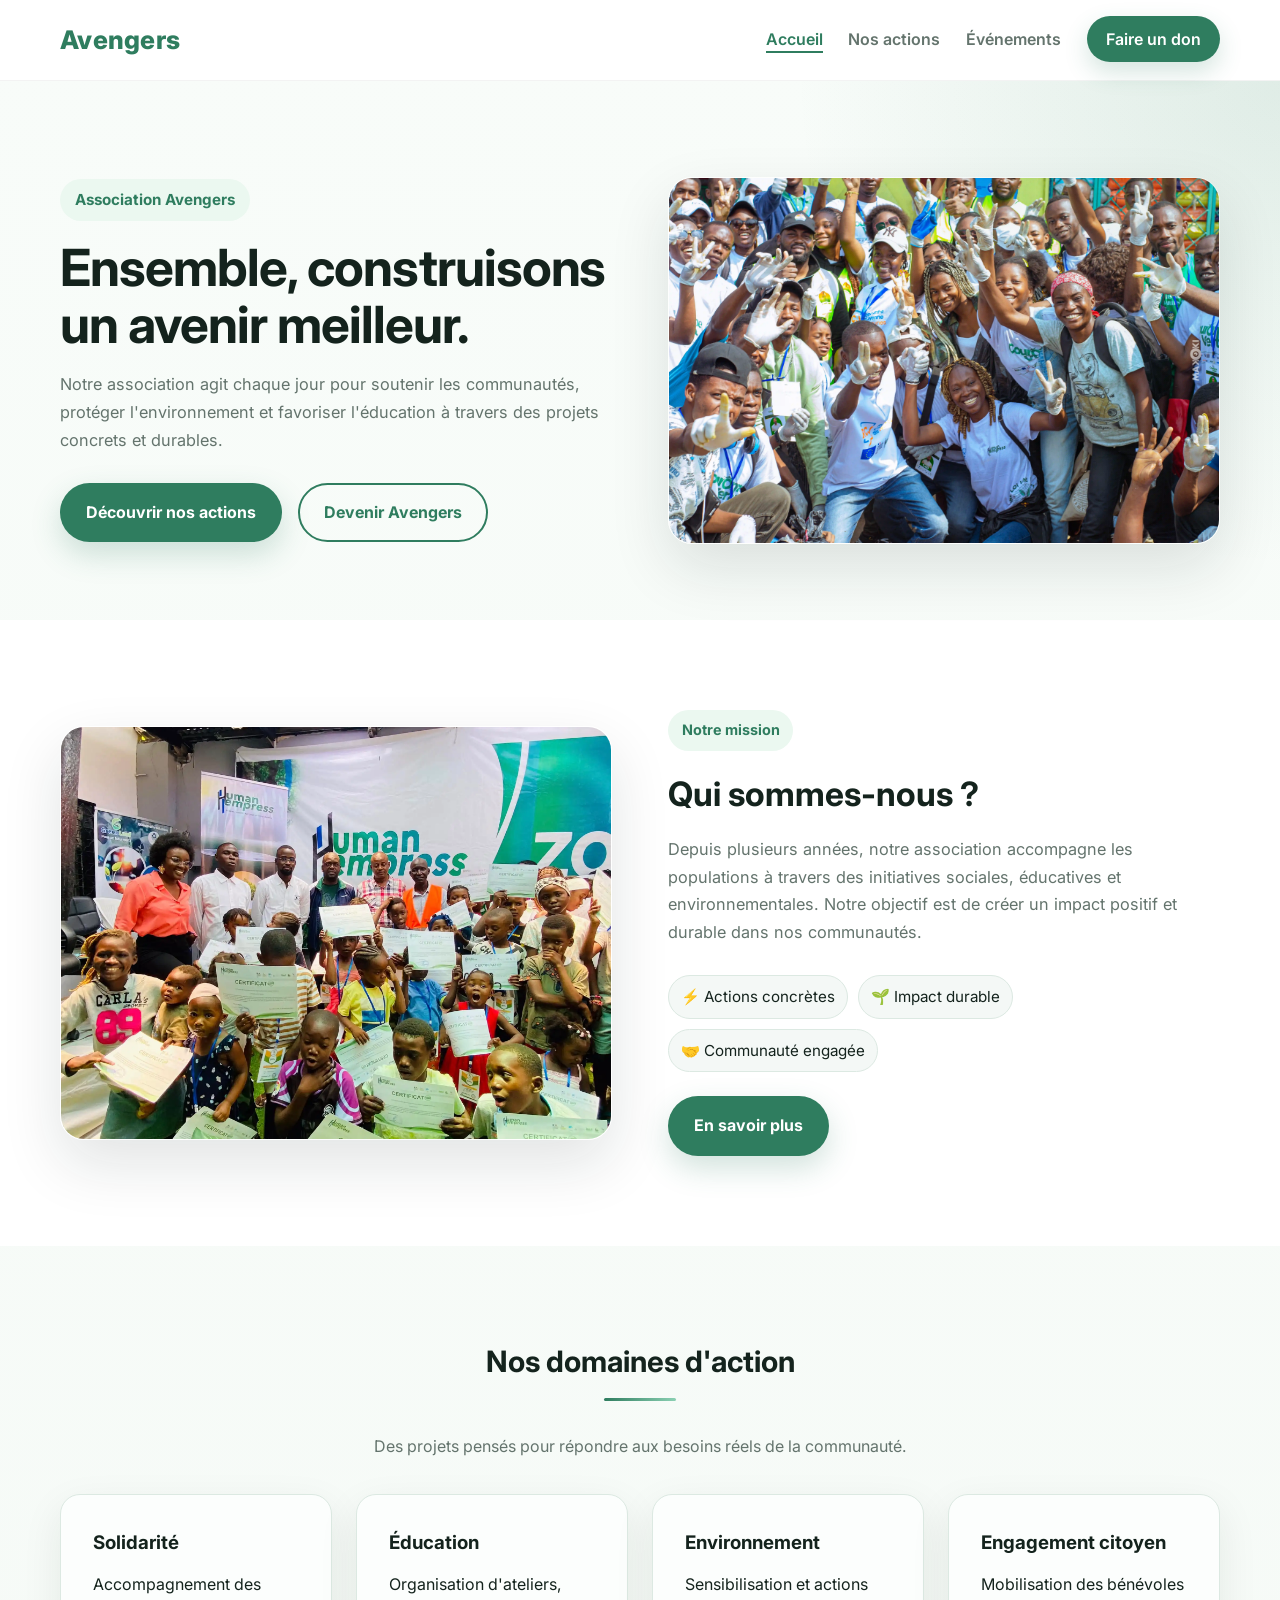
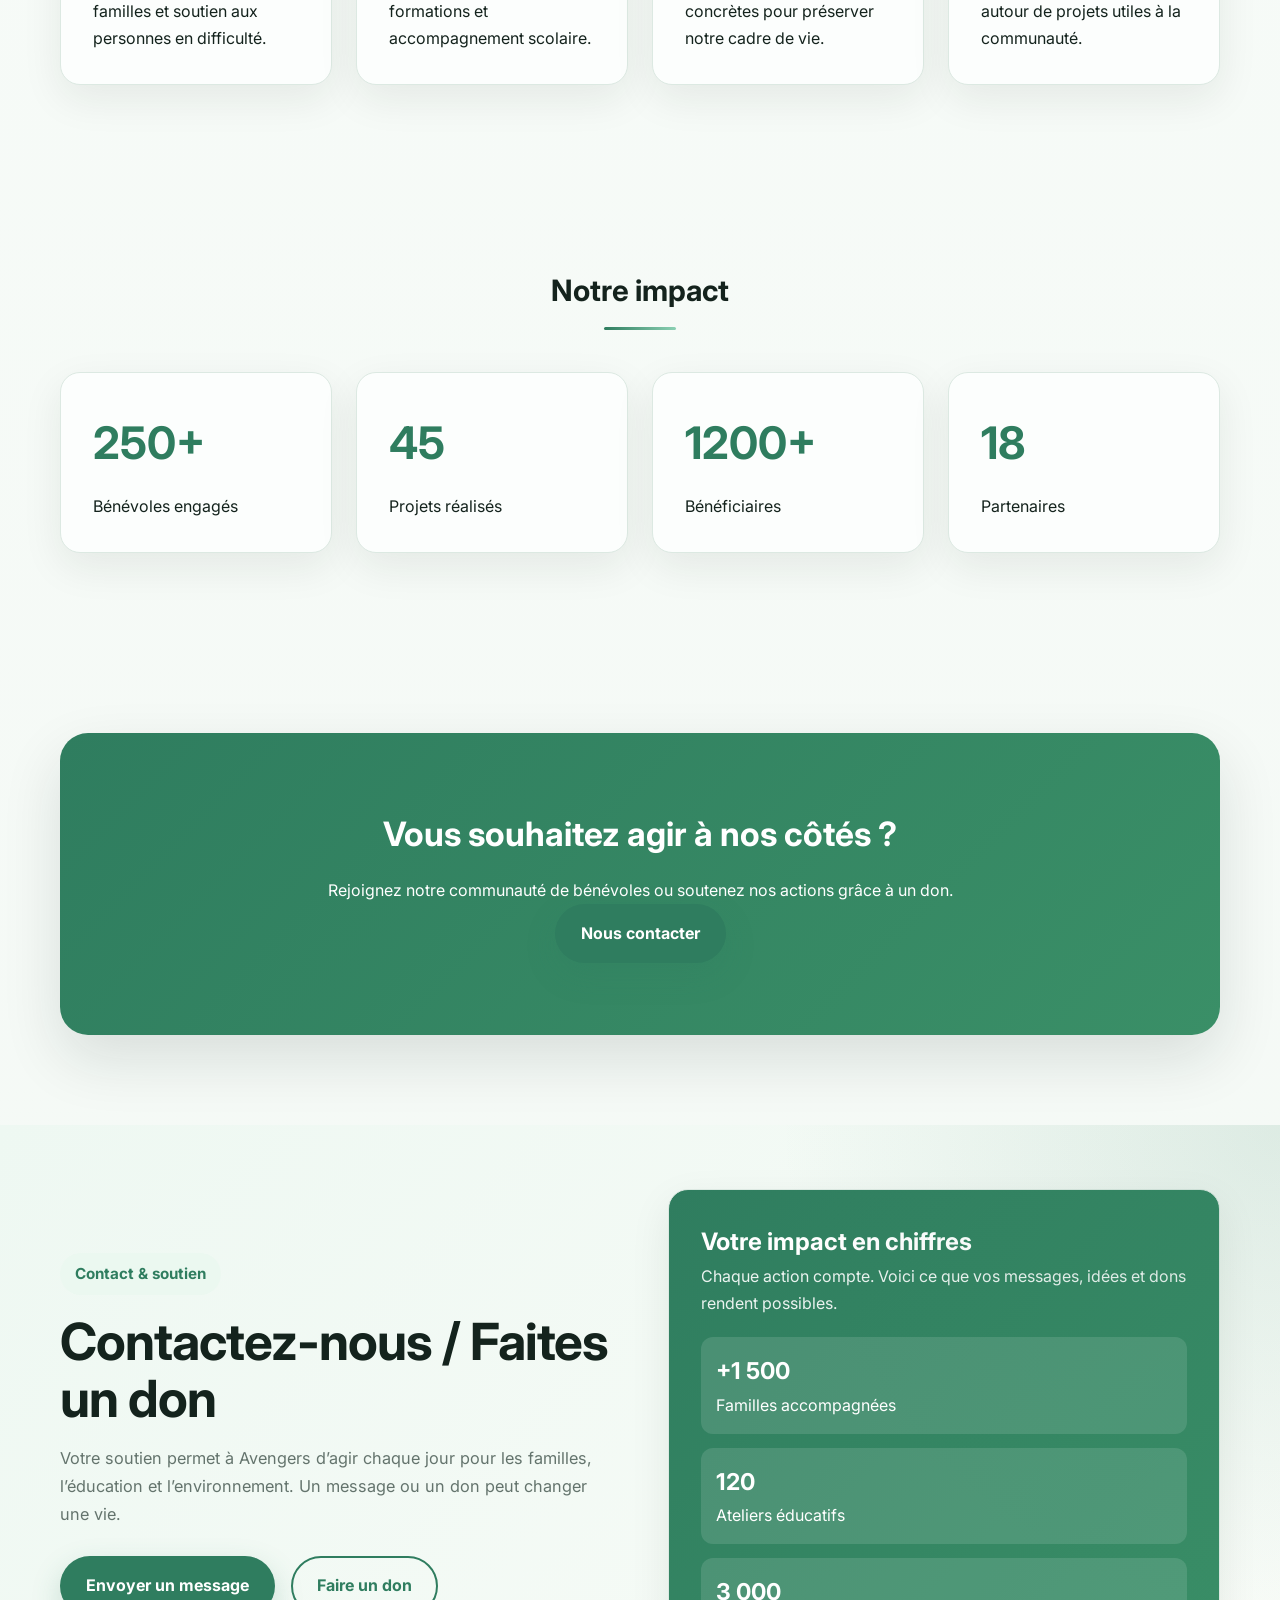
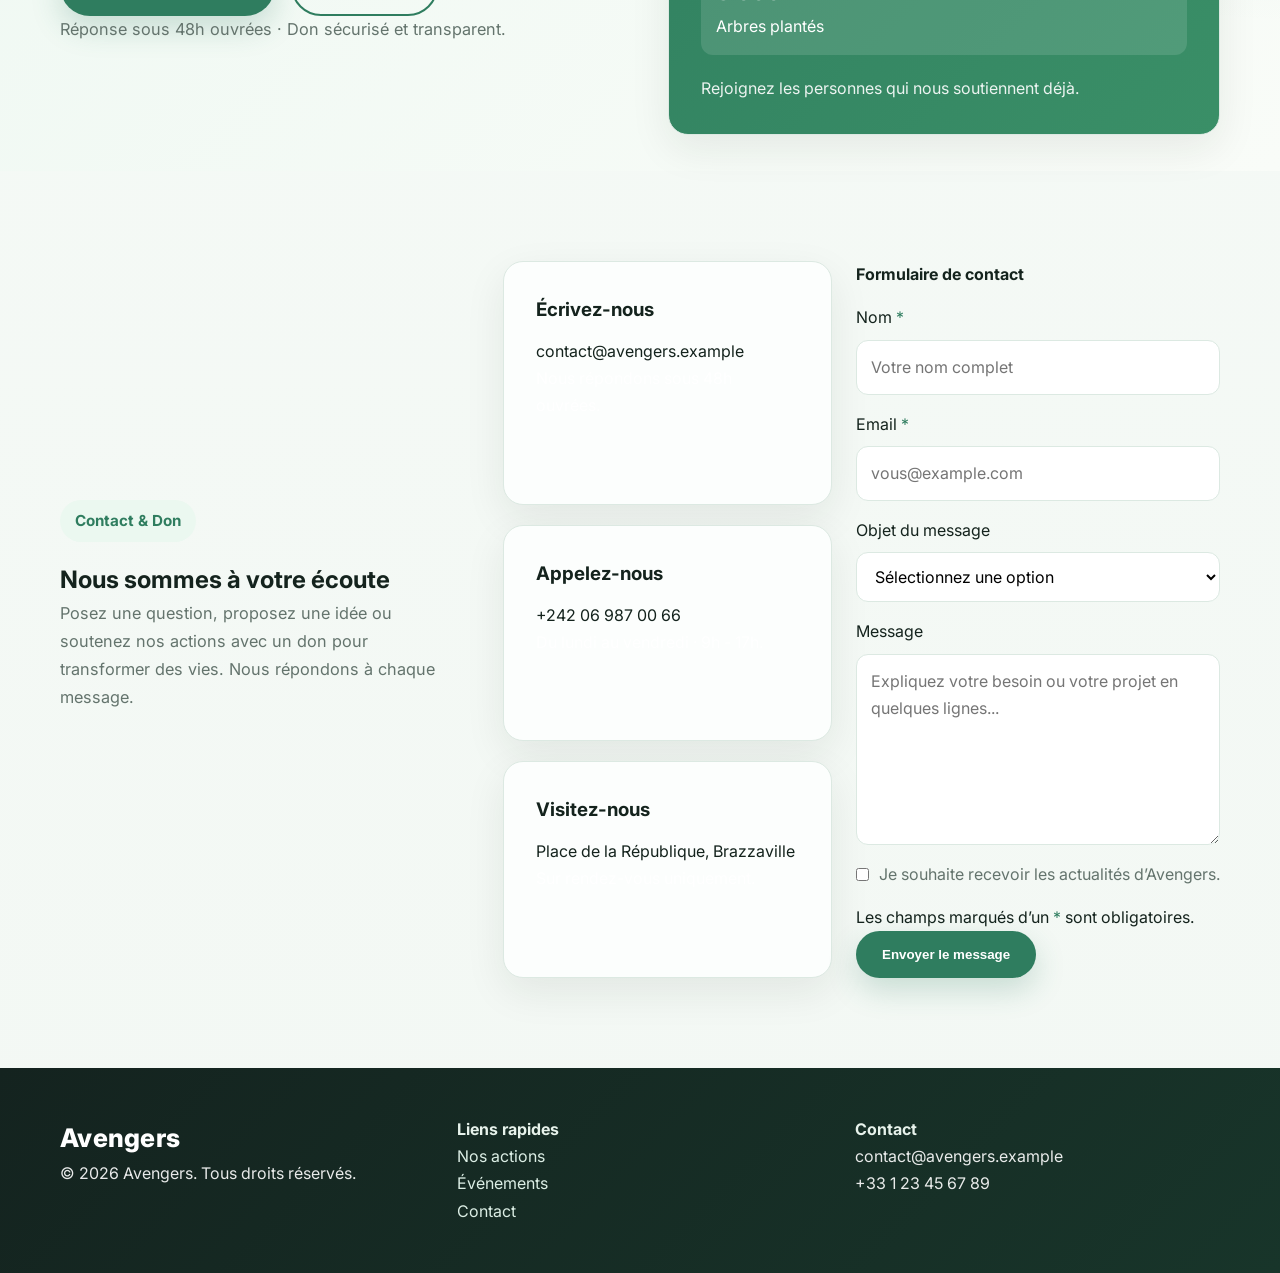
<file: index.html>
﻿<!DOCTYPE html>
<html lang="fr">
<head>
    <meta charset="UTF-8">
    <meta name="viewport" content="width=device-width, initial-scale=1.0">
    <meta name="description" content="Site de l'association Avengers - actions et événements">
    <title>Projet 1 - Groupe 3 "Avengers"</title>
    <link rel="preconnect" href="https://fonts.googleapis.com">
    <link rel="preconnect" href="https://fonts.gstatic.com" crossorigin>
    <link href="https://fonts.googleapis.com/css2?family=Inter:wght@300;400;600;700&display=swap" rel="stylesheet">
    <meta name="theme-color" content="#0b1418">
    <link rel="icon" href="assets/images/favicon.svg">
    <link rel="stylesheet" href="style.css">
</head>
<body>
    <a class="skip-link" href="#main-content">Aller au contenu</a>

    <header class="main">
        <div class="container">
            <a href="index.html" class="logo">Avengers</a>
            <nav class="main-nav" aria-label="Navigation principale">
                <ul class="links">
                    <li><a href="index.html" class="active" aria-current="page">Accueil</a></li>
                    <li><a href="actions.html">Nos actions</a></li>
                    <li><a href="evenements.html">Événements</a></li>
                    <li><a href="#contact" class="bouton">Faire un don</a></li>
                </ul>
            </nav>
        </div>
    </header>

    <main id="main-content">
        <section class="hero">
            <div class="container hero-content">
                <div class="hero-text">
                    <span class="hero-badge">Association Avengers</span>
                    <h1>Ensemble, construisons un avenir meilleur.</h1>
                    <p>
                        Notre association agit chaque jour pour soutenir les communautés,
                        protéger l'environnement et favoriser l'éducation à travers des
                        projets concrets et durables.
                    </p>
                    <div class="hero-buttons">
                        <a href="actions.html" class="btn btn-primary">Découvrir nos actions</a>
                        <a href="#contact" class="btn btn-secondary">Devenir Avengers</a>
                    </div>
                </div>

                <div class="hero-image">
                    <img src="assets/images/hero.webp" alt="Des bénévoles participant à une action solidaire" loading="lazy">
                </div>
            </div>
        </section>

        <section class="about">
            <div class="container about-content">
                <div class="about-image">
                    <img src="assets/images/about.webp" alt="Présentation de l'association" loading="lazy">
                </div>

                <div class="about-text">
                    <div class="section-pill">Notre mission</div>
                    <h2>Qui sommes-nous ?</h2>
                    <p>
                        Depuis plusieurs années, notre association accompagne les populations
                        à travers des initiatives sociales, éducatives et environnementales.
                        Notre objectif est de créer un impact positif et durable dans nos
                        communautés.
                    </p>
                    <div class="about-highlights">
                        <span>⚡ Actions concrètes</span>
                        <span>🌱 Impact durable</span>
                        <span>🤝 Communauté engagée</span>
                    </div>
                    <a href="actions.html" class="btn btn-primary">En savoir plus</a>
                </div>
            </div>
        </section>

        <section class="services">
            <div class="container">
                <h2 class="section-title">Nos domaines d'action</h2>
                <p class="section-intro">Des projets pensés pour répondre aux besoins réels de la communauté.</p>
                <div class="services-grid">
                    <article class="service-card">
                        <h3>Solidarité</h3>
                        <p>Accompagnement des familles et soutien aux personnes en difficulté.</p>
                    </article>
                    <article class="service-card">
                        <h3>Éducation</h3>
                        <p>Organisation d'ateliers, formations et accompagnement scolaire.</p>
                    </article>
                    <article class="service-card">
                        <h3>Environnement</h3>
                        <p>Sensibilisation et actions concrètes pour préserver notre cadre de vie.</p>
                    </article>
                    <article class="service-card">
                        <h3>Engagement citoyen</h3>
                        <p>Mobilisation des bénévoles autour de projets utiles à la communauté.</p>
                    </article>
                </div>
            </div>
        </section>

        <section class="impact">
            <div class="container">
                <h2 class="section-title">Notre impact</h2>
                <div class="impact-grid">
                    <article class="impact-card">
                        <h3 class="impact-number">250+</h3>
                        <p>Bénévoles engagés</p>
                    </article>
                    <article class="impact-card">
                        <h3 class="impact-number">45</h3>
                        <p>Projets réalisés</p>
                    </article>
                    <article class="impact-card">
                        <h3 class="impact-number">1200+</h3>
                        <p>Bénéficiaires</p>
                    </article>
                    <article class="impact-card">
                        <h3 class="impact-number">18</h3>
                        <p>Partenaires</p>
                    </article>
                </div>
            </div>
        </section>

        <section class="cta-home">
            <div class="container cta-home-content">
                <h2>Vous souhaitez agir à nos côtés ?</h2>
                <p>Rejoignez notre communauté de bénévoles ou soutenez nos actions grâce à un don.</p>
                <a href="#contact" class="btn btn-primary">Nous contacter</a>
            </div>
        </section>

        <section class="hero hero-page">
            <div class="container hero-inner">
                <div class="hero-copy">
                    <span class="hero-tag">Contact & soutien</span>
                    <h1>Contactez-nous / Faites un don</h1>
                    <p class="lead">
                        Votre soutien permet à Avengers d’agir chaque jour pour les familles,
                        l’éducation et l’environnement. Un message ou un don peut changer une vie.
                    </p>
                    <div class="hero-actions">
                        <a href="#formulaire" class="btn btn-primary">Envoyer un message</a>
                        <a href="#don" class="btn btn-secondary">Faire un don</a>
                    </div>
                    <p class="hero-note">
                        Réponse sous 48h ouvrées · Don sécurisé et transparent.
                    </p>
                </div>

                <aside class="hero-aside" aria-label="Impact de l'association Avengers">
                    <div class="hero-panel">
                        <h2>Votre impact en chiffres</h2>
                        <p class="hero-panel-text">
                            Chaque action compte. Voici ce que vos messages, idées et dons rendent possibles.
                        </p>
                        <div class="hero-stats">
                            <div class="hero-stat">
                                <span class="hero-stat-number">+1 500</span>
                                <span class="hero-stat-label">Familles accompagnées</span>
                            </div>
                            <div class="hero-stat">
                                <span class="hero-stat-number">120</span>
                                <span class="hero-stat-label">Ateliers éducatifs</span>
                            </div>
                            <div class="hero-stat">
                                <span class="hero-stat-number">3 000</span>
                                <span class="hero-stat-label">Arbres plantés</span>
                            </div>
                        </div>
                        <p class="hero-subnote">
                            Rejoignez les personnes qui nous soutiennent déjà.
                        </p>
                    </div>
                </aside>
            </div>
        </section>

        <section class="contact" id="contact">
            <div class="container contact-content">
                <div class="contact-header">
                    <span class="section-label">Contact & Don</span>
                    <h2>Nous sommes à votre écoute</h2>
                    <p>
                        Posez une question, proposez une idée ou soutenez nos actions
                        avec un don pour transformer des vies. Nous répondons à chaque message.
                    </p>
                </div>

                <div class="contact-grid">
                    <div class="contact-info">
                        <div class="contact-card">
                            <h3>Écrivez-nous</h3>
                            <p>contact@avengers.example</p>
                            <p class="muted">Nous répondons sous 48h ouvrées.</p>
                        </div>
                        <div class="contact-card">
                            <h3>Appelez-nous</h3>
                            <p>+242 06 987 00 66</p>
                            <p class="muted">Du lundi au vendredi · 9h - 17h.</p>
                        </div>
                        <div class="contact-card">
                            <h3>Visitez-nous</h3>
                            <p>Place de la République, Brazzaville</p>
                            <p class="muted">Sur rendez-vous uniquement.</p>
                        </div>
                    </div>

                    <form id="formulaire" class="contact-form" action="#" method="post" novalidate>
                        <fieldset>
                            <legend>Formulaire de contact</legend>
                            <div class="form-row">
                                <label for="name">Nom <span class="required">*</span></label>
                                <input type="text" id="name" name="name" class="contact-input" placeholder="Votre nom complet" autocomplete="name" required>
                            </div>
                            <div class="form-row">
                                <label for="email">Email <span class="required">*</span></label>
                                <input type="email" id="email" name="email" class="contact-input" placeholder="vous@example.com" autocomplete="email" required>
                            </div>
                            <div class="form-row">
                                <label for="subject">Objet du message</label>
                                <select id="subject" name="subject" class="contact-select">
                                    <option value="">Sélectionnez une option</option>
                                    <option value="question">Question générale</option>
                                    <option value="don">Je souhaite faire un don</option>
                                    <option value="benevole">Devenir bénévole</option>
                                    <option value="partenariat">Proposer un partenariat</option>
                                </select>
                            </div>
                            <div class="form-row">
                                <label for="message">Message</label>
                                <textarea id="message" name="message" class="contact-textarea" rows="6" placeholder="Expliquez votre besoin ou votre projet en quelques lignes..."></textarea>
                            </div>
                            <div class="form-row form-row-inline">
                                <label class="checkbox-label">
                                    <input type="checkbox" name="newsletter" value="yes">
                                    <span>Je souhaite recevoir les actualités d’Avengers.</span>
                                </label>
                            </div>
                            <p class="form-helper">
                                Les champs marqués d’un <span class="required">*</span> sont obligatoires.
                            </p>
                            <button type="submit" class="btn btn-primary contact-submit">
                                Envoyer le message
                            </button>
                        </fieldset>
                    </form>
                </div>
            </div>
        </section>
    </main>

    <footer class="footer">
        <div class="footer-container container">
            <div class="footer-col">
                <a href="index.html" class="logo footer-logo">Avengers</a>
                <p class="muted">&copy; 2026 Avengers. Tous droits réservés.</p>
            </div>
            <div class="footer-col">
                <h4>Liens rapides</h4>
                <ul class="footer-links">
                    <li><a href="actions.html">Nos actions</a></li>
                    <li><a href="evenements.html">Événements</a></li>
                    <li><a href="contact.html">Contact</a></li>
                </ul>
            </div>
            <div class="footer-col">
                <h4>Contact</h4>
                <p class="muted">contact@avengers.example</p>
                <p class="muted">+33 1 23 45 67 89</p>
            </div>
        </div>
    </footer>
</body>
</html>
</file>
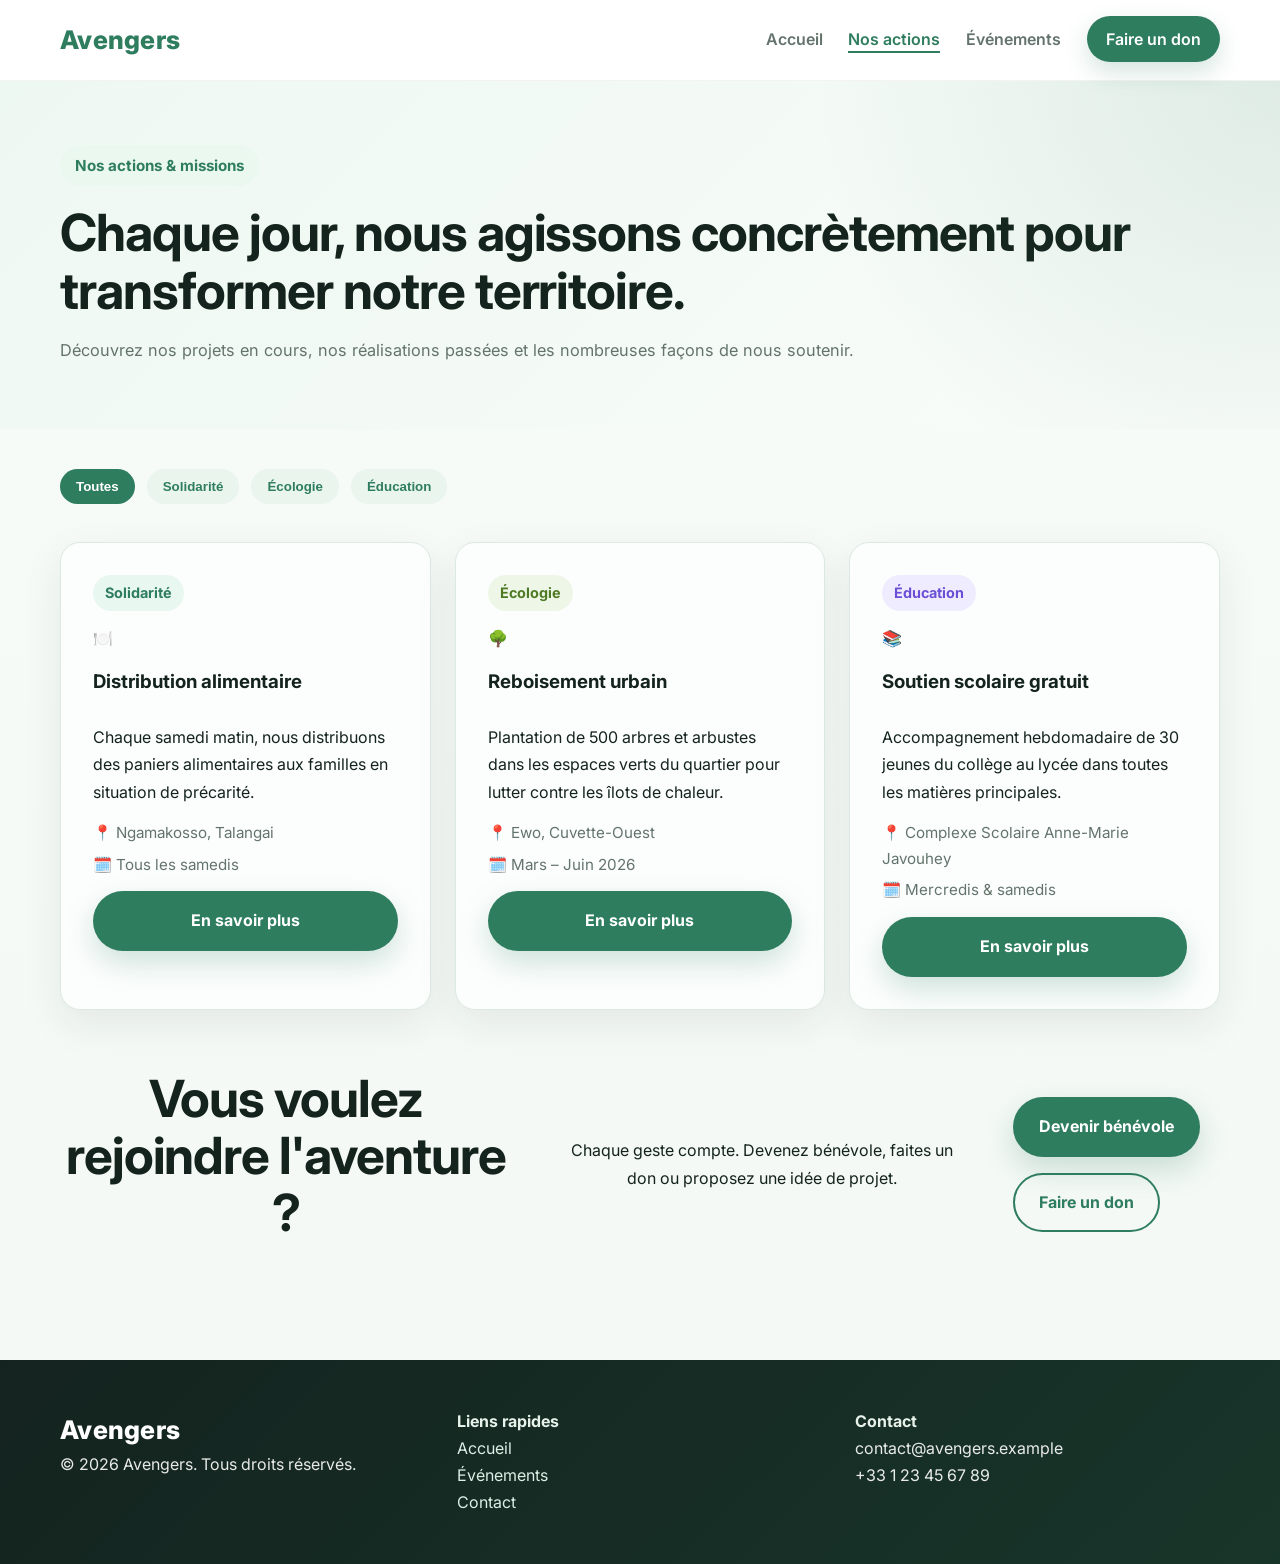
<file: actions.html>
﻿<!DOCTYPE html>
<html lang="fr">
<head>
    <meta charset="UTF-8">
    <meta name="viewport" content="width=device-width, initial-scale=1.0">
    <meta name="description" content="Découvrez les actions et missions de l'association Avengers">
    <title>Nos Actions</title>
    <link rel="preconnect" href="https://fonts.googleapis.com">
    <link rel="preconnect" href="https://fonts.gstatic.com" crossorigin>
    <link href="https://fonts.googleapis.com/css2?family=Inter:wght@300;400;600;700&display=swap" rel="stylesheet">
    <meta name="theme-color" content="#0b1418">
    <link rel="icon" href="assets/images/favicon.svg">
    <link rel="stylesheet" href="style.css">
</head>
<body>
    <a class="skip-link" href="#main-content">Aller au contenu</a>

    <header class="main">
        <div class="container">
            <a href="index.html" class="logo">Avengers</a>
            <nav class="main-nav" aria-label="Navigation principale">
                <ul class="links">
                    <li><a href="index.html">Accueil</a></li>
                    <li><a href="actions.html" class="active" aria-current="page">Nos actions</a></li>
                    <li><a href="evenements.html">Événements</a></li>
                    <li><a href="contact.html" class="bouton">Faire un don</a></li>
                </ul>
            </nav>
        </div>
    </header>

    <main id="main-content">
        <section class="hero hero-page">
            <div class="container hero-inner">
                <div class="hero-copy">
                    <span class="hero-tag">Nos actions & missions</span>
                    <h1>Chaque jour, nous agissons concrètement pour transformer notre territoire.</h1>
                    <p class="lead">Découvrez nos projets en cours, nos réalisations passées et les nombreuses façons de nous soutenir.</p>
                </div>
            </div>
        </section>

        <section class="filters container" aria-label="Filtrer les actions">
            <div class="filter-buttons" role="group" aria-label="Catégories d'actions">
                <button class="filter-btn active" data-filter="all" aria-pressed="true">Toutes</button>
                <button class="filter-btn" data-filter="solidarite" aria-pressed="false">Solidarité</button>
                <button class="filter-btn" data-filter="ecologie" aria-pressed="false">Écologie</button>
                <button class="filter-btn" data-filter="education" aria-pressed="false">Éducation</button>
            </div>
        </section>

        <section class="actions-grid container">
            <div class="grid actions-list">
                <article class="card action-card" data-category="solidarite">
                    <div class="card-badge solidarite">Solidarité</div>
                    <div class="card-icon">🍽️</div>
                    <h3>Distribution alimentaire</h3>
                    <p>Chaque samedi matin, nous distribuons des paniers alimentaires aux familles en situation de précarité.</p>
                    <div class="card-meta">
                        <span class="meta-item">📍 Ngamakosso, Talangai</span>
                        <span class="meta-item">🗓️ Tous les samedis</span>
                    </div>
                    <a href="contact.html" class="btn btn-primary card-cta">En savoir plus</a>
                </article>

                <article class="card action-card" data-category="ecologie">
                    <div class="card-badge ecologie">Écologie</div>
                    <div class="card-icon">🌳</div>
                    <h3>Reboisement urbain</h3>
                    <p>Plantation de 500 arbres et arbustes dans les espaces verts du quartier pour lutter contre les îlots de chaleur.</p>
                    <div class="card-meta">
                        <span class="meta-item">📍 Ewo, Cuvette-Ouest</span>
                        <span class="meta-item">🗓️ Mars – Juin 2026</span>
                    </div>
                    <a href="contact.html" class="btn btn-primary card-cta">En savoir plus</a>
                </article>

                <article class="card action-card" data-category="education">
                    <div class="card-badge education">Éducation</div>
                    <div class="card-icon">📚</div>
                    <h3>Soutien scolaire gratuit</h3>
                    <p>Accompagnement hebdomadaire de 30 jeunes du collège au lycée dans toutes les matières principales.</p>
                    <div class="card-meta">
                        <span class="meta-item">📍 Complexe Scolaire Anne-Marie Javouhey</span>
                        <span class="meta-item">🗓️ Mercredis & samedis</span>
                    </div>
                    <a href="contact.html" class="btn btn-primary card-cta">En savoir plus</a>
                </article>
            </div>
        </section>

        <section class="cta-section">
            <div class="container cta-content">
                <h2>Vous voulez rejoindre l'aventure ?</h2>
                <p class="lead">Chaque geste compte. Devenez bénévole, faites un don ou proposez une idée de projet.</p>
                <div class="hero-ctas">
                    <a href="contact.html" class="btn btn-primary">Devenir bénévole</a>
                    <a href="contact.html" class="btn btn-secondary">Faire un don</a>
                </div>
            </div>
        </section>
    </main>

    <footer class="footer">
        <div class="footer-container container">
            <div class="footer-col">
                <a href="index.html" class="logo footer-logo">Avengers</a>
                <p class="muted">© 2026 Avengers. Tous droits réservés.</p>
            </div>
            <div class="footer-col">
                <h4>Liens rapides</h4>
                <ul class="footer-links">
                    <li><a href="index.html">Accueil</a></li>
                    <li><a href="evenements.html">Événements</a></li>
                    <li><a href="contact.html">Contact</a></li>
                </ul>
            </div>
            <div class="footer-col">
                <h4>Contact</h4>
                <p class="muted">contact@avengers.example</p>
                <p class="muted">+33 1 23 45 67 89</p>
            </div>
        </div>
    </footer>
</body>
</html>
</file>
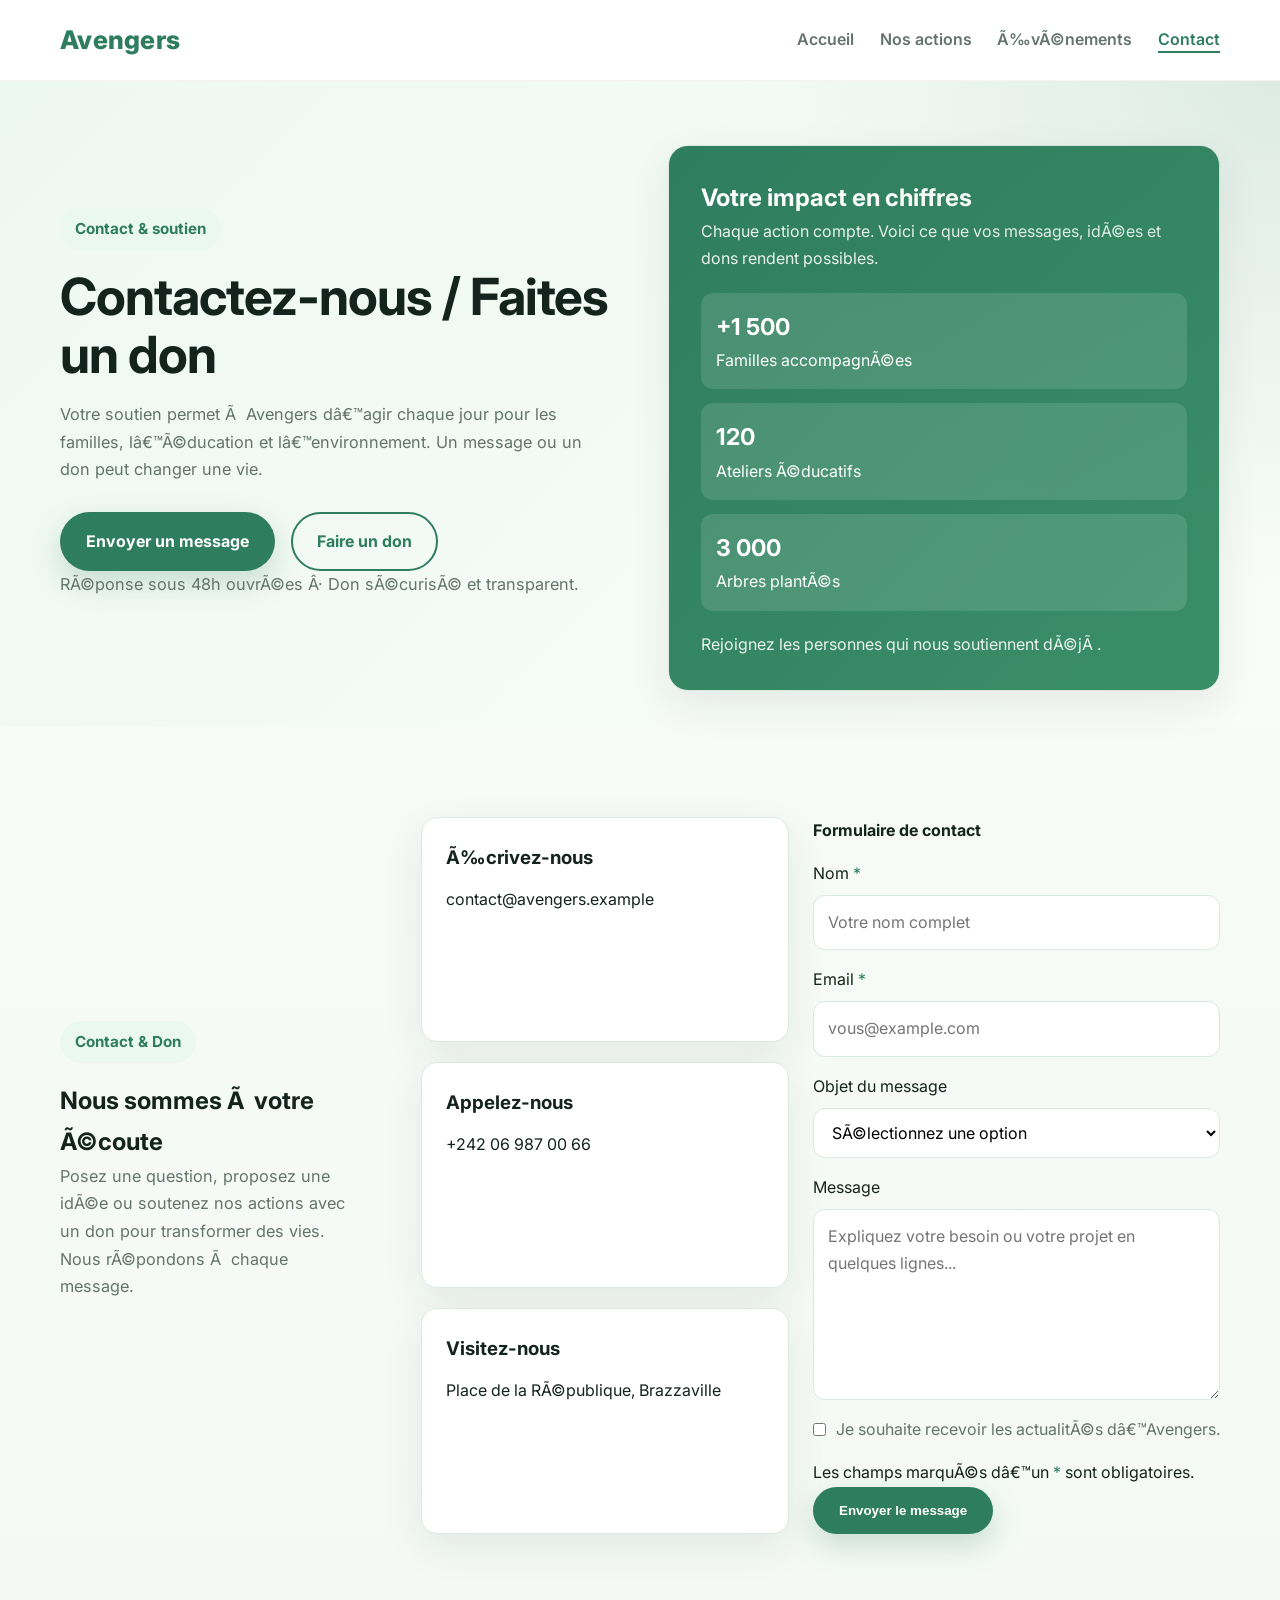
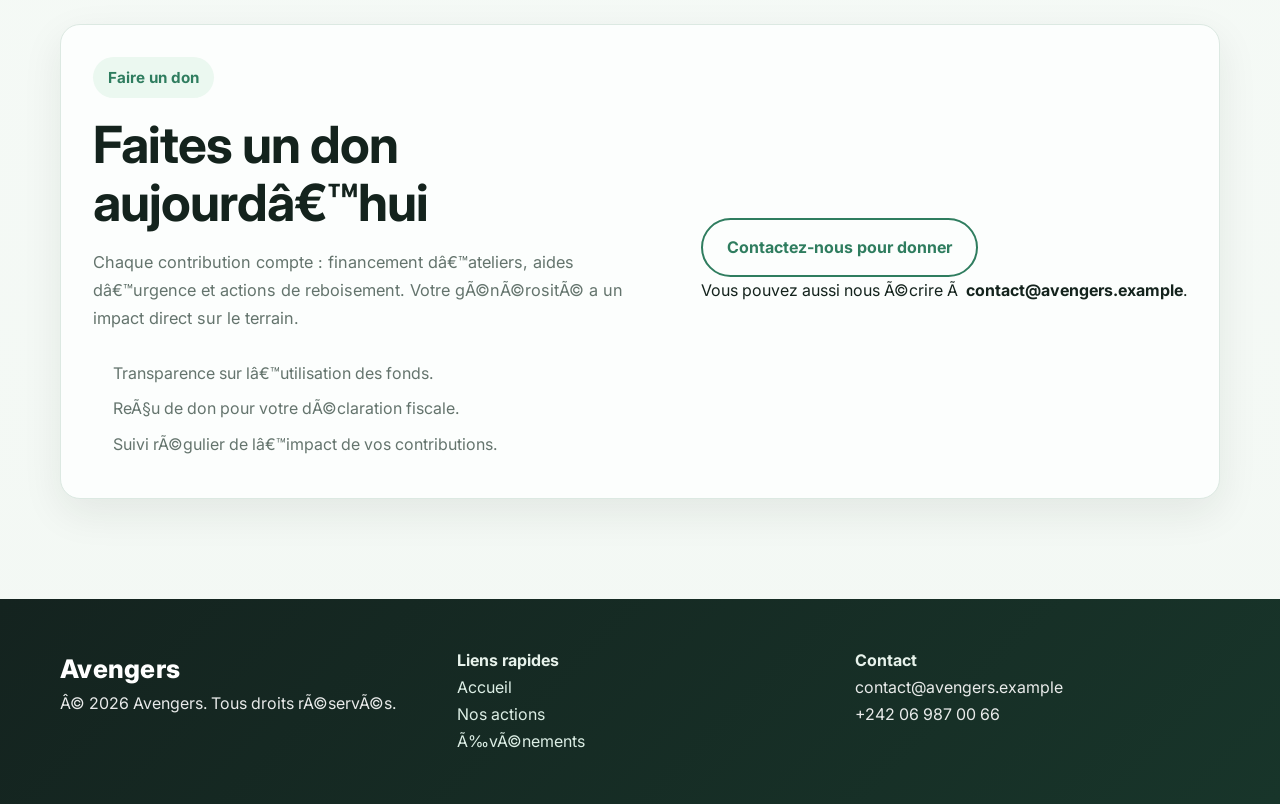
<file: contact.html>
<!DOCTYPE html>
<html lang="fr">
<head>
    <meta charset="UTF-8">
    <meta name="viewport" content="width=device-width, initial-scale=1.0">
    <meta name="description" content="Contactez l'association Avengers et soutenez nos actions.">
    <title>Contact / Faire un don</title>
    <link rel="preconnect" href="https://fonts.googleapis.com">
    <link rel="preconnect" href="https://fonts.gstatic.com" crossorigin>
    <link href="https://fonts.googleapis.com/css2?family=Inter:wght@300;400;600;700&display=swap" rel="stylesheet">
    <meta name="theme-color" content="#0b1418">
    <link rel="icon" href="assets/images/favicon.svg">
    <link rel="stylesheet" href="style.css">
    <link rel="stylesheet" href="contact.css">
</head>
<body>
    <a class="skip-link" href="#main-content">Aller au contenu</a>

    
    <header class="main">
        <div class="container">
            <a href="index.html" class="logo">Avengers</a>
            <nav class="main-nav" aria-label="Navigation principale">
                <ul class="links">
                    <li><a href="index.html">Accueil</a></li>
                    <li><a href="actions.html">Nos actions</a></li>
                    <li><a href="evenements.html">Ã‰vÃ©nements</a></li>
                    <li><a href="contact.html" class="active" aria-current="page">Contact</a></li>
                </ul>
            </nav>
        </div>
    </header>

    
    <main id="main-content">
        
        <section class="hero hero-page">
            <div class="container hero-inner">
                <div class="hero-copy">
                    <span class="hero-tag">Contact & soutien</span>
                    <h1>Contactez-nous / Faites un don</h1>
                    <p class="lead">
                        Votre soutien permet Ã  Avengers dâ€™agir chaque jour pour les familles,
                        lâ€™Ã©ducation et lâ€™environnement. Un message ou un don peut changer une vie.
                    </p>
                    <div class="hero-actions">
                        <a href="#formulaire" class="btn btn-primary">Envoyer un message</a>
                        <a href="#don" class="btn btn-secondary">Faire un don</a>
                    </div>
                    <p class="hero-note">
                        RÃ©ponse sous 48h ouvrÃ©es Â· Don sÃ©curisÃ© et transparent.
                    </p>
                </div>

                <aside class="hero-aside" aria-label="Impact de l'association Avengers">
                    <div class="hero-panel">
                        <h2>Votre impact en chiffres</h2>
                        <p class="hero-panel-text">
                            Chaque action compte. Voici ce que vos messages, idÃ©es et dons rendent possibles.
                        </p>
                        <div class="hero-stats">
                            <div class="hero-stat">
                                <span class="hero-stat-number">+1 500</span>
                                <span class="hero-stat-label">Familles accompagnÃ©es</span>
                            </div>
                            <div class="hero-stat">
                                <span class="hero-stat-number">120</span>
                                <span class="hero-stat-label">Ateliers Ã©ducatifs</span>
                            </div>
                            <div class="hero-stat">
                                <span class="hero-stat-number">3 000</span>
                                <span class="hero-stat-label">Arbres plantÃ©s</span>
                            </div>
                        </div>
                        <p class="hero-subnote">
                            Rejoignez les personnes qui nous soutiennent dÃ©jÃ .
                        </p>
                    </div>
                </aside>
            </div>
        </section>

        
        <section class="contact" id="contact">
            <div class="container contact-content">
                <div class="contact-header">
                    <span class="section-label">Contact & Don</span>
                    <h2>Nous sommes Ã  votre Ã©coute</h2>
                    <p>
                        Posez une question, proposez une idÃ©e ou soutenez nos actions
                        avec un don pour transformer des vies. Nous rÃ©pondons Ã  chaque message.
                    </p>
                </div>

                <div class="contact-grid">
                    
                    <div class="contact-info">
                        <div class="contact-card">
                            <h3>Ã‰crivez-nous</h3>
                            <p>contact@avengers.example</p>
                            <p class="muted">Nous rÃ©pondons sous 48h ouvrÃ©es.</p>
                        </div>
                        <div class="contact-card">
                            <h3>Appelez-nous</h3>
                            <p>+242 06 987 00 66</p>
                            <p class="muted">Du lundi au vendredi Â· 9h - 17h.</p>
                        </div>
                        <div class="contact-card">
                            <h3>Visitez-nous</h3>
                            <p>Place de la RÃ©publique, Brazzaville</p>
                            <p class="muted">Sur rendez-vous uniquement.</p>
                        </div>
                    </div>

                    
                    <form id="formulaire" class="contact-form" action="#" method="post" novalidate>
                        <fieldset>
                            <legend>Formulaire de contact</legend>

                            <div class="form-row">
                                <label for="name">Nom <span class="required">*</span></label>
                                <input
                                    type="text"
                                    id="name"
                                    name="name"
                                    class="contact-input"
                                    placeholder="Votre nom complet"
                                    autocomplete="name"
                                    required
                                >
                            </div>

                            <div class="form-row">
                                <label for="email">Email <span class="required">*</span></label>
                                <input
                                    type="email"
                                    id="email"
                                    name="email"
                                    class="contact-input"
                                    placeholder="vous@example.com"
                                    autocomplete="email"
                                    required
                                >
                            </div>

                            <div class="form-row">
                                <label for="subject">Objet du message</label>
                                <select id="subject" name="subject" class="contact-select">
                                    <option value="">SÃ©lectionnez une option</option>
                                    <option value="question">Question gÃ©nÃ©rale</option>
                                    <option value="don">Je souhaite faire un don</option>
                                    <option value="benevole">Devenir bÃ©nÃ©vole</option>
                                    <option value="partenariat">Proposer un partenariat</option>
                                </select>
                            </div>

                            <div class="form-row">
                                <label for="message">Message</label>
                                <textarea
                                    id="message"
                                    name="message"
                                    class="contact-textarea"
                                    rows="6"
                                    placeholder="Expliquez votre besoin ou votre projet en quelques lignes..."
                                ></textarea>
                            </div>

                            <div class="form-row form-row-inline">
                                <label class="checkbox-label">
                                    <input type="checkbox" name="newsletter" value="yes">
                                    <span>Je souhaite recevoir les actualitÃ©s dâ€™Avengers.</span>
                                </label>
                            </div>

                            <p class="form-helper">
                                Les champs marquÃ©s dâ€™un <span class="required">*</span> sont obligatoires.
                            </p>

                            <button type="submit" class="btn btn-primary contact-submit">
                                Envoyer le message
                            </button>
                        </fieldset>
                    </form>
                </div>
            </div>
        </section>

        
        <section class="cta" id="don">
            <div class="container cta-content">
                <div class="cta-inner">
                    <div class="cta-card">
                        <div class="cta-copy">
                            <span class="section-label">Faire un don</span>
                            <h2>Faites un don aujourdâ€™hui</h2>
                            <p>
                                Chaque contribution compte : financement dâ€™ateliers, aides dâ€™urgence
                                et actions de reboisement. Votre gÃ©nÃ©rositÃ© a un impact direct sur le terrain.
                            </p>
                            <ul class="cta-list">
                                <li>Transparence sur lâ€™utilisation des fonds.</li>
                                <li>ReÃ§u de don pour votre dÃ©claration fiscale.</li>
                                <li>Suivi rÃ©gulier de lâ€™impact de vos contributions.</li>
                            </ul>
                        </div>
                        <div class="cta-actions">
                            <a href="#formulaire" class="btn btn-secondary">
                                Contactez-nous pour donner
                            </a>
                            <p class="cta-note">
                                Vous pouvez aussi nous Ã©crire Ã  <strong>contact@avengers.example</strong>.
                            </p>
                        </div>
                    </div>
                </div>
            </div>
        </section>
    </main>

    
    <footer class="footer">
        <div class="footer-container container">
            <div class="footer-col">
                <a href="index.html" class="logo footer-logo">Avengers</a>
                <p class="muted">Â© 2026 Avengers. Tous droits rÃ©servÃ©s.</p>
            </div>
            <div class="footer-col">
                <h4>Liens rapides</h4>
                <ul class="footer-links">
                    <li><a href="index.html">Accueil</a></li>
                    <li><a href="actions.html">Nos actions</a></li>
                    <li><a href="evenements.html">Ã‰vÃ©nements</a></li>
                </ul>
            </div>
            <div class="footer-col">
                <h4>Contact</h4>
                <p class="muted">contact@avengers.example</p>
                <p class="muted">+242 06 987 00 66</p>
            </div>
        </div>
    </footer>
</body>
</html>
</file>
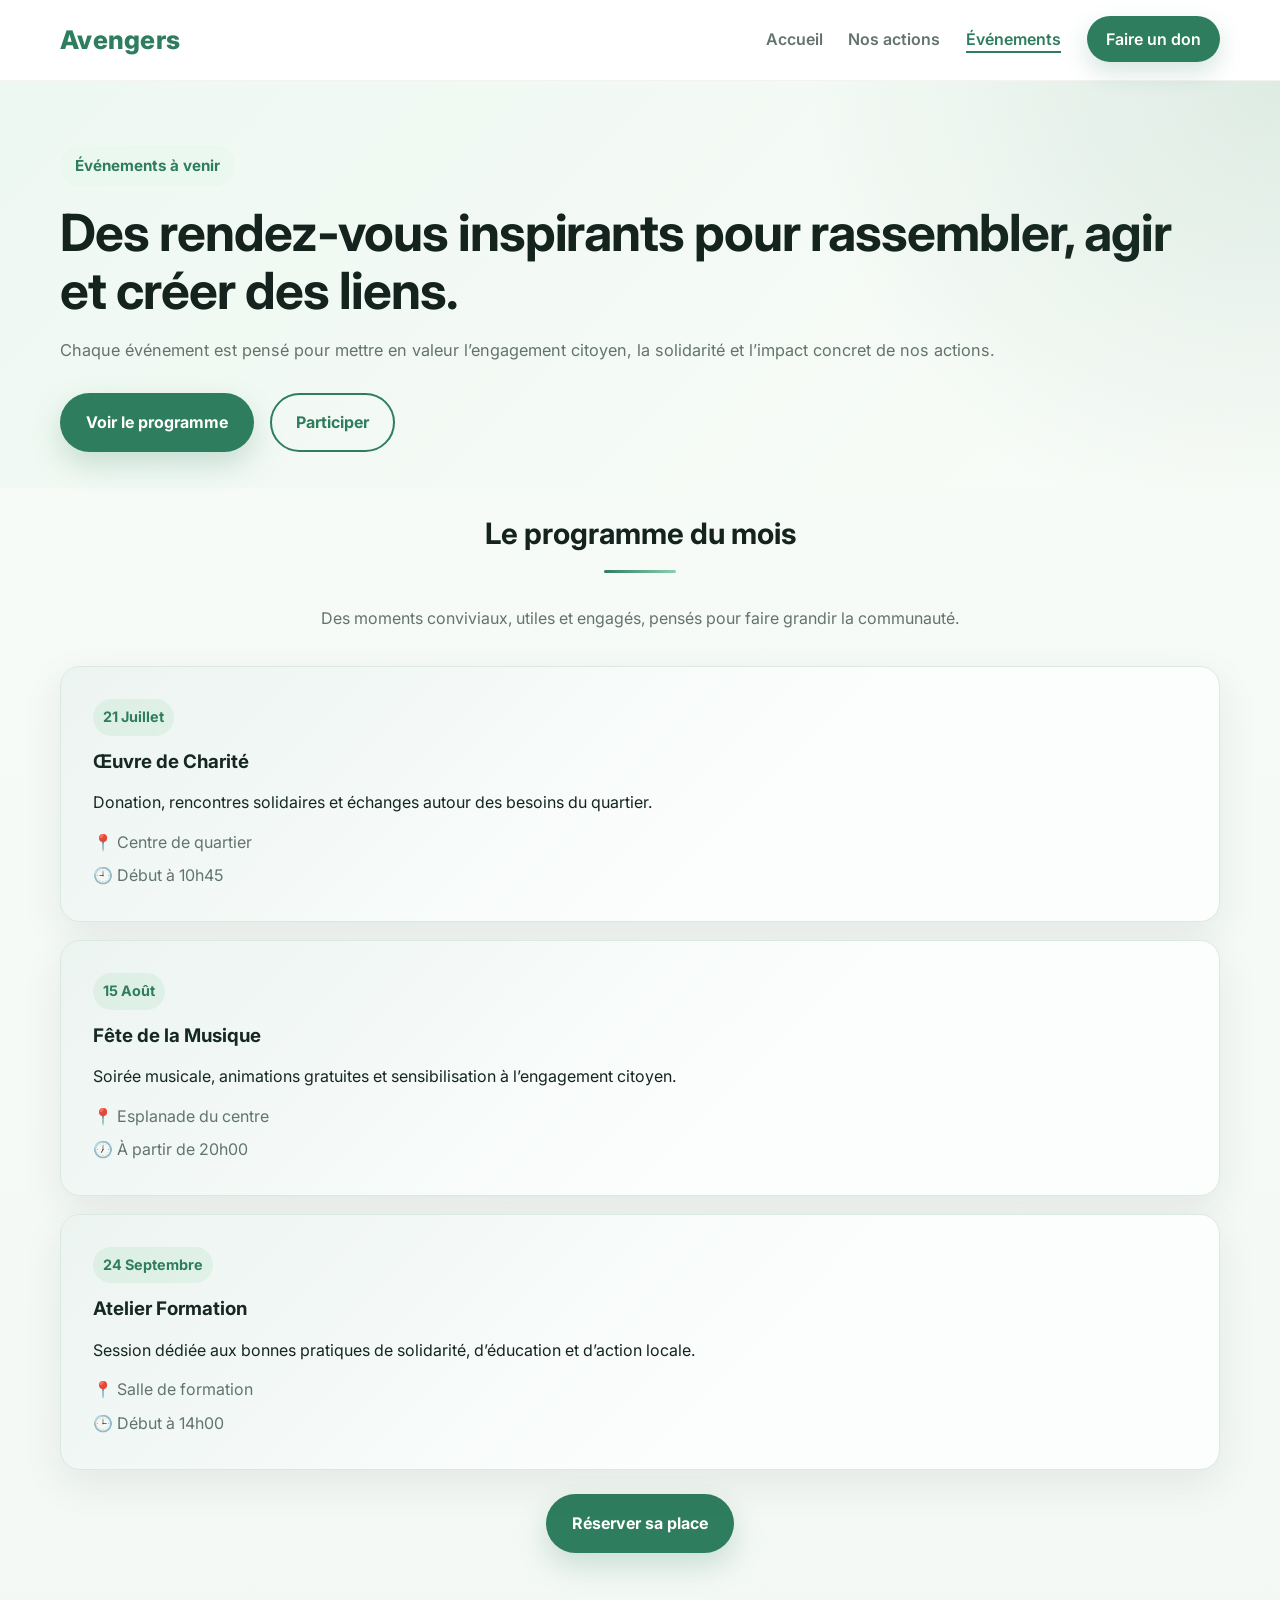
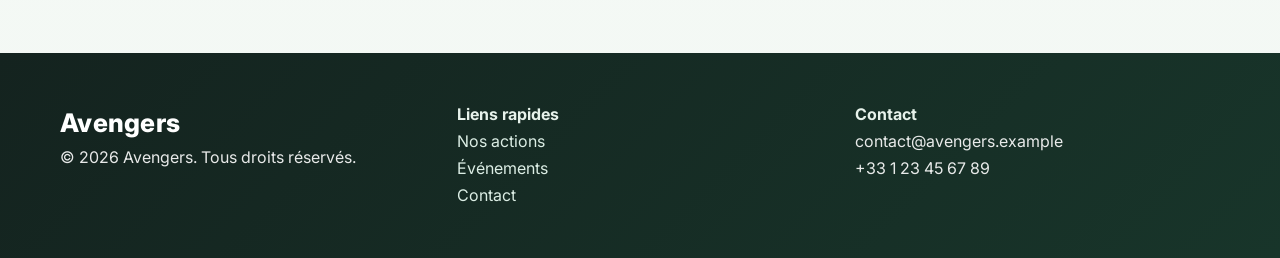
<file: evenements.html>
﻿<!DOCTYPE html>
<html lang="fr">
<head>
    <meta charset="UTF-8">
    <meta name="viewport" content="width=device-width, initial-scale=1.0">
    <meta name="description" content="Site de l'association Avengers - actions et événements">
    <title>Événements - Avengers</title>
    <link rel="preconnect" href="https://fonts.googleapis.com">
    <link rel="preconnect" href="https://fonts.gstatic.com" crossorigin>
    <link href="https://fonts.googleapis.com/css2?family=Inter:wght@300;400;600;700&display=swap" rel="stylesheet">
    <meta name="theme-color" content="#0b1418">
    <link rel="icon" href="assets/images/favicon.svg">
    <link rel="stylesheet" href="style.css">
</head>
<body>
    <a class="skip-link" href="#main-content">Aller au contenu</a>
    <header class="main">
        <div class="container">
            <a href="index.html" class="logo">Avengers</a>
            <nav class="main-nav" aria-label="Navigation principale">
                <ul class="links">
                    <li><a href="index.html">Accueil</a></li>
                    <li><a href="actions.html">Nos actions</a></li>
                    <li><a href="evenements.html" class="active" aria-current="page">Événements</a></li>
                    <li><a href="contact.html" class="bouton">Faire un don</a></li>
                </ul>
            </nav>
        </div>
    </header>

    <main id="main-content">
        <section class="hero hero-page">
            <div class="container hero-inner">
                <div class="hero-copy">
                    <span class="hero-tag">Événements à venir</span>
                    <h1>Des rendez-vous inspirants pour rassembler, agir et créer des liens.</h1>
                    <p class="lead">Chaque événement est pensé pour mettre en valeur l’engagement citoyen, la solidarité et l’impact concret de nos actions.</p>
                    <div class="hero-actions">
                        <a href="#programme" class="btn btn-primary">Voir le programme</a>
                        <a href="contact.html" class="btn btn-secondary">Participer</a>
                    </div>
                </div>
            </div>
        </section>

        <section class="evenements-preview container" id="programme" aria-labelledby="evenements-preview">
            <h2 id="evenements-preview" class="section-title">Le programme du mois</h2>
            <p class="section-intro">Des moments conviviaux, utiles et engagés, pensés pour faire grandir la communauté.</p>
            <div class="event-list">
                <article class="event-card">
                    <div class="event-date">21 Juillet</div>
                    <h3>Œuvre de Charité</h3>
                    <p>Donation, rencontres solidaires et échanges autour des besoins du quartier.</p>
                    <ul class="event-meta">
                        <li>📍 Centre de quartier</li>
                        <li>🕘 Début à 10h45</li>
                    </ul>
                </article>
                <article class="event-card">
                    <div class="event-date">15 Août</div>
                    <h3>Fête de la Musique</h3>
                    <p>Soirée musicale, animations gratuites et sensibilisation à l’engagement citoyen.</p>
                    <ul class="event-meta">
                        <li>📍 Esplanade du centre</li>
                        <li>🕖 À partir de 20h00</li>
                    </ul>
                </article>
                <article class="event-card">
                    <div class="event-date">24 Septembre</div>
                    <h3>Atelier Formation</h3>
                    <p>Session dédiée aux bonnes pratiques de solidarité, d’éducation et d’action locale.</p>
                    <ul class="event-meta">
                        <li>📍 Salle de formation</li>
                        <li>🕒 Début à 14h00</li>
                    </ul>
                </article>
            </div>
            <div class="events-cta">
                <a href="contact.html" class="btn btn-primary">Réserver sa place</a>
            </div>
        </section>
    </main>

    <footer class="footer">
        <div class="footer-container container">
            <div class="footer-col">
                <a href="index.html" class="logo footer-logo">Avengers</a>
                <p class="muted">&copy; 2026 Avengers. Tous droits réservés.</p>
            </div>
            <div class="footer-col">
                <h4>Liens rapides</h4>
                <ul class="footer-links">
                    <li><a href="actions.html">Nos actions</a></li>
                    <li><a href="evenements.html">Événements</a></li>
                    <li><a href="contact.html">Contact</a></li>
                </ul>
            </div>
            <div class="footer-col">
                <h4>Contact</h4>
                <p class="muted">contact@avengers.example</p>
                <p class="muted">+33 1 23 45 67 89</p>
            </div>
        </div>
    </footer>
</body>
</html>
</file>
<file: style.css>
﻿:root {
    --primary: #2f7d5f;
    --primary-dark: #22664a;
    --primary-soft: #ebf8f0;
    --secondary: #163a2b;
    --text: #14231d;
    --text-light: #64746d;
    --white: #ffffff;
    --surface: #fcfefd;
    --surface-alt: #f4f8f6;
    --border: #dce9e2;
    --shadow: 0 14px 40px rgba(20, 35, 29, 0.08);
    --shadow-lg: 0 24px 60px rgba(20, 35, 29, 0.12);
    --radius: 20px;
    --radius-sm: 14px;
    --transition: 0.25s ease;
}

* {
    margin: 0;
    padding: 0;
    box-sizing: border-box;
}

html {
    scroll-behavior: smooth;
}

body {
    font-family: 'Inter', sans-serif;
    color: var(--text);
    background: linear-gradient(180deg, #f8fcf9 0%, #f3f8f4 100%);
    line-height: 1.7;
}

img {
    width: 100%;
    display: block;
}

a {
    text-decoration: none;
    color: inherit;
}

ul {
    list-style: none;
}

main {
    overflow: hidden;
}

.container {
    width: min(1160px, 92%);
    margin: auto;
}

.skip-link {
    position: absolute;
    left: -9999px;
}

.skip-link:focus {
    left: 20px;
    top: 20px;
    background: var(--primary);
    color: #fff;
    padding: 10px 18px;
    border-radius: 999px;
    z-index: 999;
}

.main {
    position: sticky;
    top: 0;
    z-index: 100;
    background: rgba(255, 255, 255, 0.9);
    backdrop-filter: blur(14px);
    border-bottom: 1px solid rgba(20, 35, 29, 0.05);
}

.main .container {
    display: flex;
    justify-content: space-between;
    align-items: center;
    padding: 18px 0;
}

.logo {
    font-size: 1.6rem;
    font-weight: 800;
    letter-spacing: 0.01em;
    color: var(--primary);
}

.links {
    display: flex;
    gap: 1.6rem;
    align-items: center;
}

.links a {
    position: relative;
    font-weight: 600;
    color: var(--text-light);
    transition: var(--transition);
}

.links a::after {
    content: '';
    position: absolute;
    left: 0;
    bottom: -4px;
    width: 0;
    height: 2px;
    background: var(--primary);
    transition: width var(--transition);
}

.links a:hover,
.links .active {
    color: var(--primary);
}

.links a:hover::after,
.links .active::after {
    width: 100%;
}

.bouton {
    background: var(--primary);
    color: #ffffff !important;
    padding: 0.8rem 1.2rem;
    border-radius: 999px;
    box-shadow: 0 10px 25px rgba(47, 125, 95, 0.2);
}

.bouton:hover {
    background: var(--primary-dark);
    color: #ffffff !important;
    transform: translateY(-2px);
}

.links a.bouton {
    color: #ffffff;
}

.btn {
    display: inline-flex;
    align-items: center;
    justify-content: center;
    padding: 14px 24px;
    border-radius: 999px;
    font-weight: 700;
    transition: var(--transition);
    border: 2px solid transparent;
}

.btn:hover {
    transform: translateY(-2px);
}

.btn-primary {
    background: var(--primary);
    color: white;
    box-shadow: 0 12px 30px rgba(47, 125, 95, 0.22);
}

.btn-primary:hover {
    background: var(--primary-dark);
}

.btn-secondary {
    border-color: var(--primary);
    color: var(--primary);
    background: transparent;
}

.btn-secondary:hover {
    background: var(--primary);
    color: white;
}

.hero {
    padding: 96px 0 76px;
    position: relative;
}

.hero::before {
    content: '';
    position: absolute;
    inset: 0;
    background: radial-gradient(circle at top right, rgba(47, 125, 95, 0.12), transparent 35%);
    pointer-events: none;
}

.hero-content,
.about-content,
.hero-inner,
.contact-content,
.cta-content {
    display: flex;
    justify-content: space-between;
    align-items: center;
    gap: 56px;
}

.hero-text,
.hero-copy,
.about-text,
.contact-header,
.cta-copy {
    flex: 1;
}

.hero-badge,
.hero-tag,
.section-label {
    display: inline-block;
    background: var(--primary-soft);
    color: var(--primary);
    padding: 0.5rem 0.95rem;
    border-radius: 999px;
    margin-bottom: 18px;
    font-weight: 700;
    font-size: 0.95rem;
}

.hero-text h1,
.hero-copy h1,
.cta-content h2 {
    font-size: clamp(2.2rem, 4vw, 3.4rem);
    line-height: 1.12;
    margin-bottom: 18px;
    letter-spacing: -0.02em;
}

.hero-text p,
.hero-copy p,
.about-text p,
.contact-header p,
.cta-copy p {
    color: var(--text-light);
    margin-bottom: 28px;
    font-size: 1.02rem;
}

.hero-image,
.hero-aside,
.about-image {
    flex: 1;
}

.hero-image img,
.about-image img {
    border-radius: 24px;
    box-shadow: var(--shadow-lg);
    border: 1px solid rgba(255, 255, 255, 0.75);
}

.hero-buttons,
.hero-actions,
.hero-ctas {
    display: flex;
    gap: 1rem;
    flex-wrap: wrap;
}

.about {
    padding: 90px 0;
    background: var(--white);
}

.about-text h2 {
    font-size: 2.1rem;
    margin-bottom: 14px;
}

.section-pill {
    display: inline-flex;
    align-items: center;
    gap: 8px;
    padding: 0.5rem 0.85rem;
    border-radius: 999px;
    background: var(--primary-soft);
    color: var(--primary);
    font-size: 0.9rem;
    font-weight: 700;
    margin-bottom: 14px;
}

.about-highlights {
    display: flex;
    flex-wrap: wrap;
    gap: 10px;
    margin: 0 0 24px;
}

.about-highlights span {
    background: var(--surface-alt);
    color: var(--text);
    padding: 8px 12px;
    border-radius: 999px;
    font-size: 0.95rem;
    border: 1px solid var(--border);
}

.section-intro {
    text-align: center;
    color: var(--text-light);
    max-width: 680px;
    margin: -10px auto 34px;
}

.services,
.impact,
.cta-home {
    padding: 90px 0;
}

.section-title {
    text-align: center;
    margin-bottom: 42px;
    font-size: clamp(1.8rem, 2.3vw, 2.25rem);
    position: relative;
}

.section-title::after {
    content: '';
    width: 72px;
    height: 3px;
    background: linear-gradient(90deg, var(--primary), #8bd0b3);
    display: block;
    margin: 12px auto 0;
    border-radius: 999px;
}

.services-grid,
.impact-grid {
    display: grid;
    gap: 24px;
}

.services-grid {
    grid-template-columns: repeat(auto-fit, minmax(240px, 1fr));
}

.impact-grid {
    grid-template-columns: repeat(4, minmax(0, 1fr));
}

.service-card,
.impact-card,
.card,
.event-card,
.contact-card,
.cta-card,
.hero-panel,
.form-card {
    background: var(--surface);
    padding: 32px;
    border-radius: var(--radius);
    box-shadow: var(--shadow);
    border: 1px solid var(--border);
    transition: transform var(--transition), box-shadow var(--transition);
}

.service-card:hover,
.impact-card:hover,
.card:hover,
.event-card:hover,
.contact-card:hover {
    transform: translateY(-4px);
    box-shadow: var(--shadow-lg);
}

.service-card h3,
.impact-card h3,
.card h3,
.event-card h3,
.contact-card h3 {
    margin-bottom: 12px;
}

.impact-number {
    font-size: 2.8rem;
    color: var(--primary);
    font-weight: 700;
    margin-bottom: 8px;
}

.cta-home-content {
    background: linear-gradient(135deg, var(--primary), #3a8f67);
    color: white;
    text-align: center;
    padding: 72px;
    border-radius: 28px;
    box-shadow: var(--shadow-lg);
}

.cta-home h2 {
    font-size: 2.1rem;
    margin-bottom: 14px;
}

.hero-page {
    padding: 64px 0 36px;
    background: linear-gradient(135deg, #eef8f2, #f9fcf8);
}

.hero-panel {
    background: linear-gradient(135deg, var(--primary), #3a8f67);
    color: white;
}

.hero-panel-text,
.hero-subnote,
.hero-note,
.muted {
    color: rgba(255, 255, 255, 0.9);
}

.hero-stats {
    display: grid;
    gap: 14px;
    margin: 20px 0;
}

.hero-stat {
    background: rgba(255, 255, 255, 0.12);
    padding: 15px;
    border-radius: 12px;
}

.hero-stat-number {
    display: block;
    font-size: 1.45rem;
    font-weight: 700;
}

.contact {
    padding: 90px 0;
}

.contact-grid {
    display: grid;
    grid-template-columns: 0.95fr 1.05fr;
    gap: 24px;
}

.contact-info,
.contact-form {
    display: grid;
    gap: 20px;
}

.contact-form fieldset {
    border: 0;
    padding: 0;
    margin: 0;
}

.contact-form legend {
    font-weight: 700;
    margin-bottom: 16px;
}

.form-row {
    display: grid;
    gap: 8px;
    margin-bottom: 16px;
}

.contact-input,
.contact-select,
.contact-textarea {
    width: 100%;
    padding: 13px 14px;
    border: 1px solid var(--border);
    border-radius: 12px;
    font: inherit;
    background: white;
    transition: border-color var(--transition), box-shadow var(--transition);
}

.contact-input:focus,
.contact-select:focus,
.contact-textarea:focus {
    outline: none;
    border-color: var(--primary);
    box-shadow: 0 0 0 4px rgba(47, 125, 95, 0.12);
}

.checkbox-label {
    display: flex;
    gap: 10px;
    align-items: center;
    color: var(--text-light);
}

.required {
    color: var(--primary);
}

.cta {
    padding-bottom: 100px;
}

.cta-card {
    display: flex;
    justify-content: space-between;
    align-items: center;
    gap: 24px;
}

.cta-list {
    padding-left: 20px;
    color: var(--text-light);
}

.cta-list li {
    margin-bottom: 8px;
}

.footer {
    background: linear-gradient(135deg, #14231f, #18352a);
    color: #e7f2eb;
    padding: 48px 0;
}

.footer-container {
    display: grid;
    grid-template-columns: repeat(3, minmax(0, 1fr));
    gap: 32px;
}

.footer-logo {
    color: var(--white);
}

.footer-links a {
    color: #dceee5;
    transition: color var(--transition);
}

.footer-links a:hover {
    color: var(--white);
}

.filters {
    padding: 40px 0 18px;
}

.filter-buttons {
    display: flex;
    flex-wrap: wrap;
    gap: 12px;
}

.filter-btn {
    border: 0;
    padding: 10px 16px;
    border-radius: 999px;
    background: #eaf5ee;
    color: var(--primary);
    cursor: pointer;
    font-weight: 600;
    transition: var(--transition);
}

.filter-btn.active,
.filter-btn:hover {
    background: var(--primary);
    color: white;
}

.actions-grid {
    padding: 20px 0 60px;
}

.actions-list {
    display: grid;
    grid-template-columns: repeat(auto-fit, minmax(260px, 1fr));
    gap: 24px;
}

.action-card {
    display: flex;
    flex-direction: column;
    gap: 14px;
}

.card-badge {
    display: inline-block;
    width: fit-content;
    padding: 6px 12px;
    border-radius: 999px;
    font-size: 0.9rem;
    font-weight: 700;
}

.card-badge.solidarite {
    background: #e8f7ef;
    color: var(--primary);
}

.card-badge.ecologie {
    background: #eef7e7;
    color: #4f7a24;
}

.card-badge.education {
    background: #f0ecff;
    color: #6b4fd6;
}

.card-meta {
    display: flex;
    flex-direction: column;
    gap: 6px;
    color: var(--text-light);
    font-size: 0.95rem;
}

.cta-section {
    padding: 0 0 100px;
    text-align: center;
}

.evenements-preview {
    padding: 20px 0 100px;
}

.event-list {
    display: grid;
    gap: 18px;
    margin-bottom: 24px;
}

.event-card {
    position: relative;
    overflow: hidden;
}

.event-card::before {
    content: '';
    position: absolute;
    inset: 0;
    background: linear-gradient(135deg, rgba(47, 125, 95, 0.08), transparent 60%);
    pointer-events: none;
}

.event-date {
    display: inline-block;
    margin-bottom: 10px;
    padding: 6px 10px;
    border-radius: 999px;
    background: var(--primary-soft);
    color: var(--primary);
    font-weight: 700;
    font-size: 0.9rem;
}

.event-meta {
    list-style: none;
    padding: 0;
    margin-top: 12px;
    display: grid;
    gap: 6px;
    color: var(--text-light);
}

.events-cta {
    display: flex;
    justify-content: center;
}

@media (max-width: 900px) {
    .hero-content,
    .about-content,
    .hero-inner,
    .contact-content,
    .cta-card,
    .cta-content,
    .contact-grid,
    .footer-container,
    .impact-grid {
        grid-template-columns: 1fr;
        flex-direction: column;
        align-items: stretch;
    }

    .impact-grid {
        grid-template-columns: repeat(2, minmax(0, 1fr));
    }
}

@media (max-width: 700px) {
    .main .container {
        flex-wrap: wrap;
        gap: 12px;
    }

    .links {
        flex-wrap: wrap;
        gap: 1rem;
    }

    .hero {
        padding-top: 72px;
    }

    .hero-text h1,
    .hero-copy h1,
    .cta-content h2 {
        font-size: 2.1rem;
    }

    .cta-home-content {
        padding: 48px 24px;
    }

    .impact-grid {
        grid-template-columns: 1fr;
    }
}
</file>
<file: contact.css>
﻿.contact-card, .don-card, .form-card {
  background: var(--white);
  border: 1px solid var(--border);
  border-radius: 1rem;
  padding: 1.5rem;
  box-shadow: var(--shadow);
}
</file>
